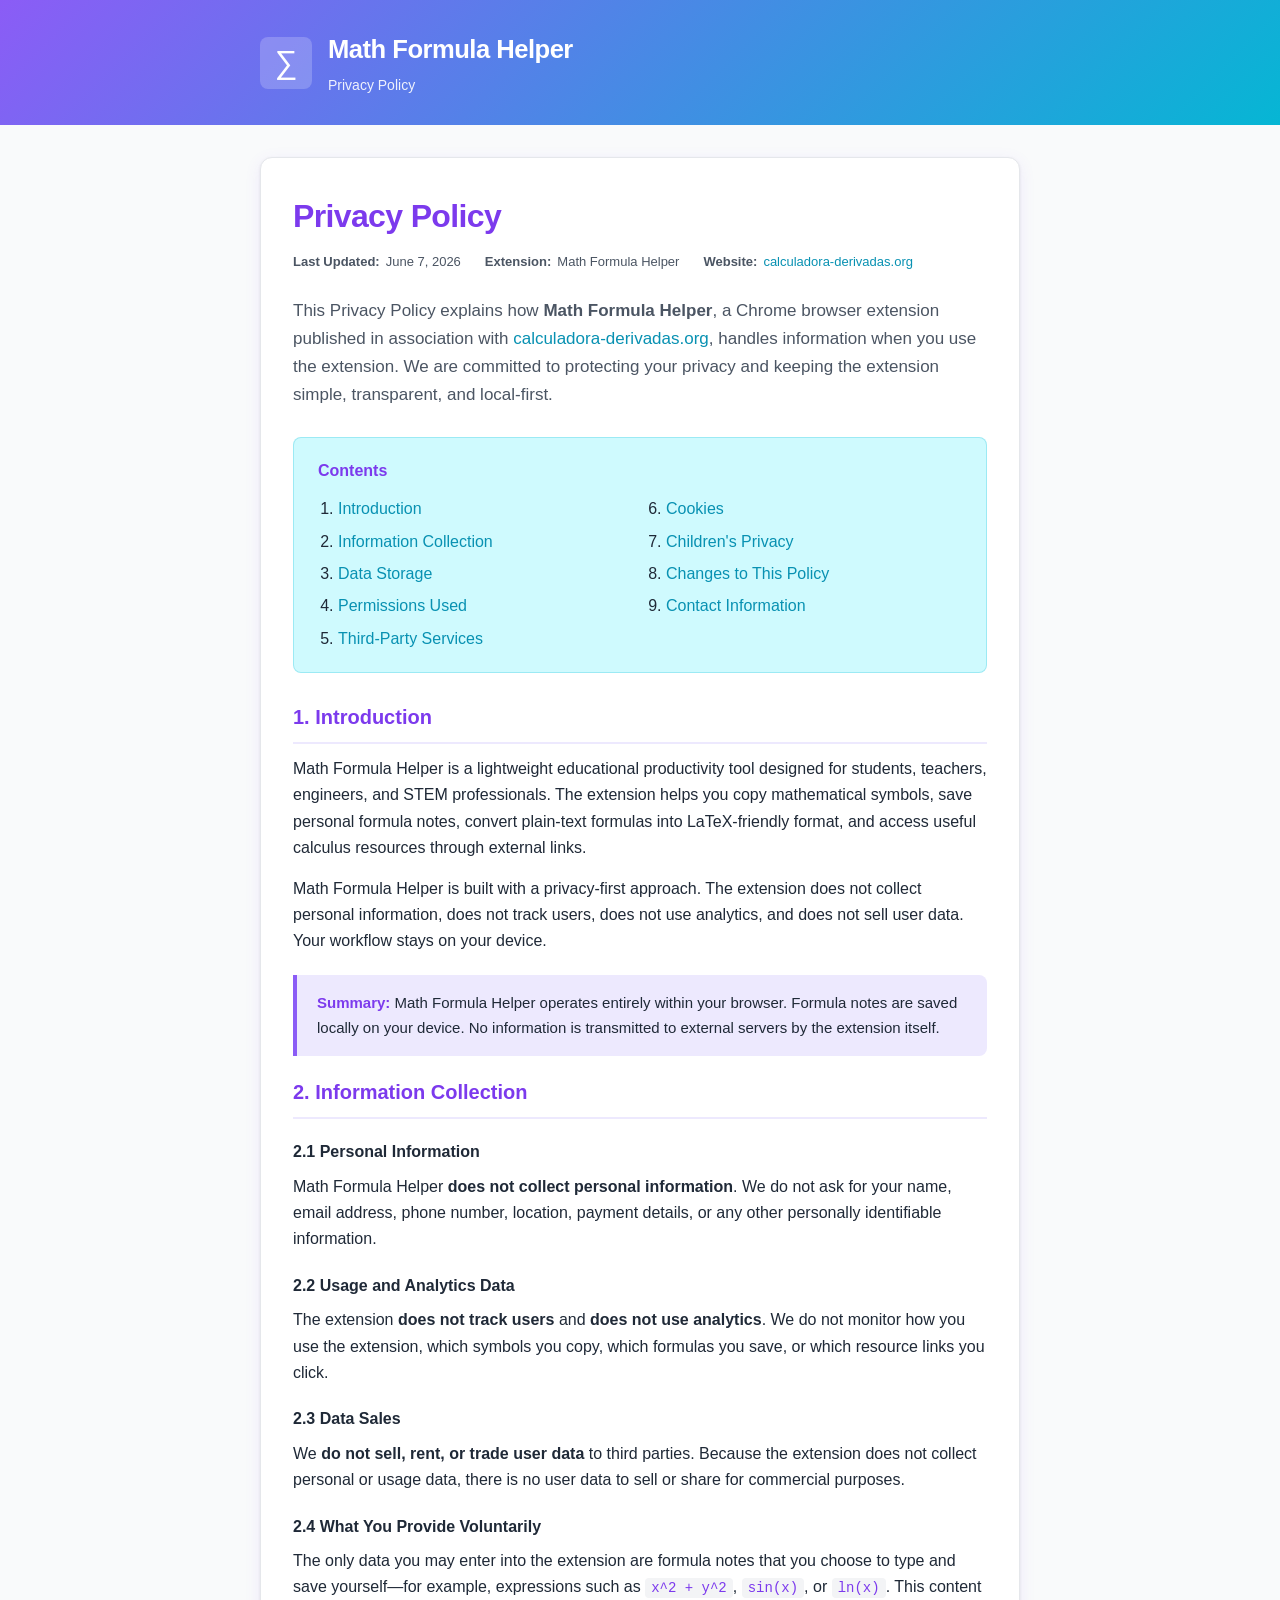
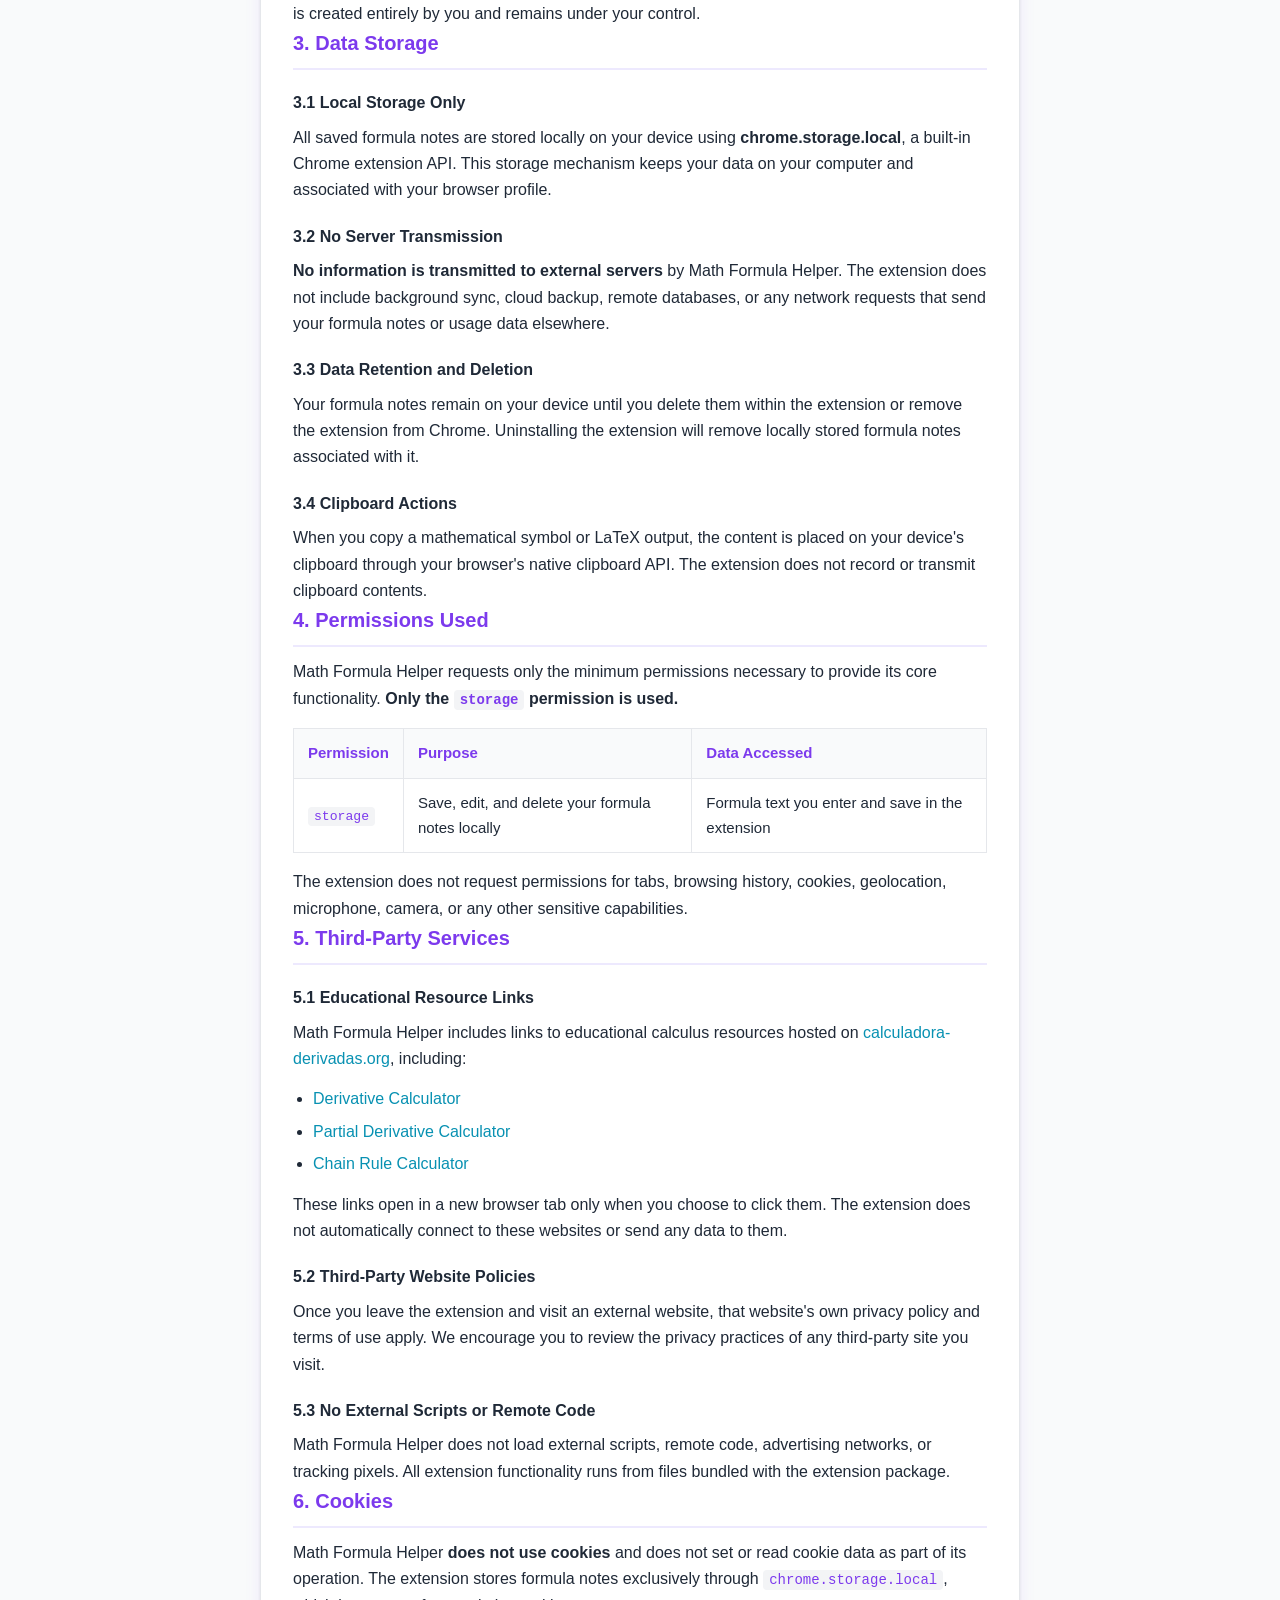
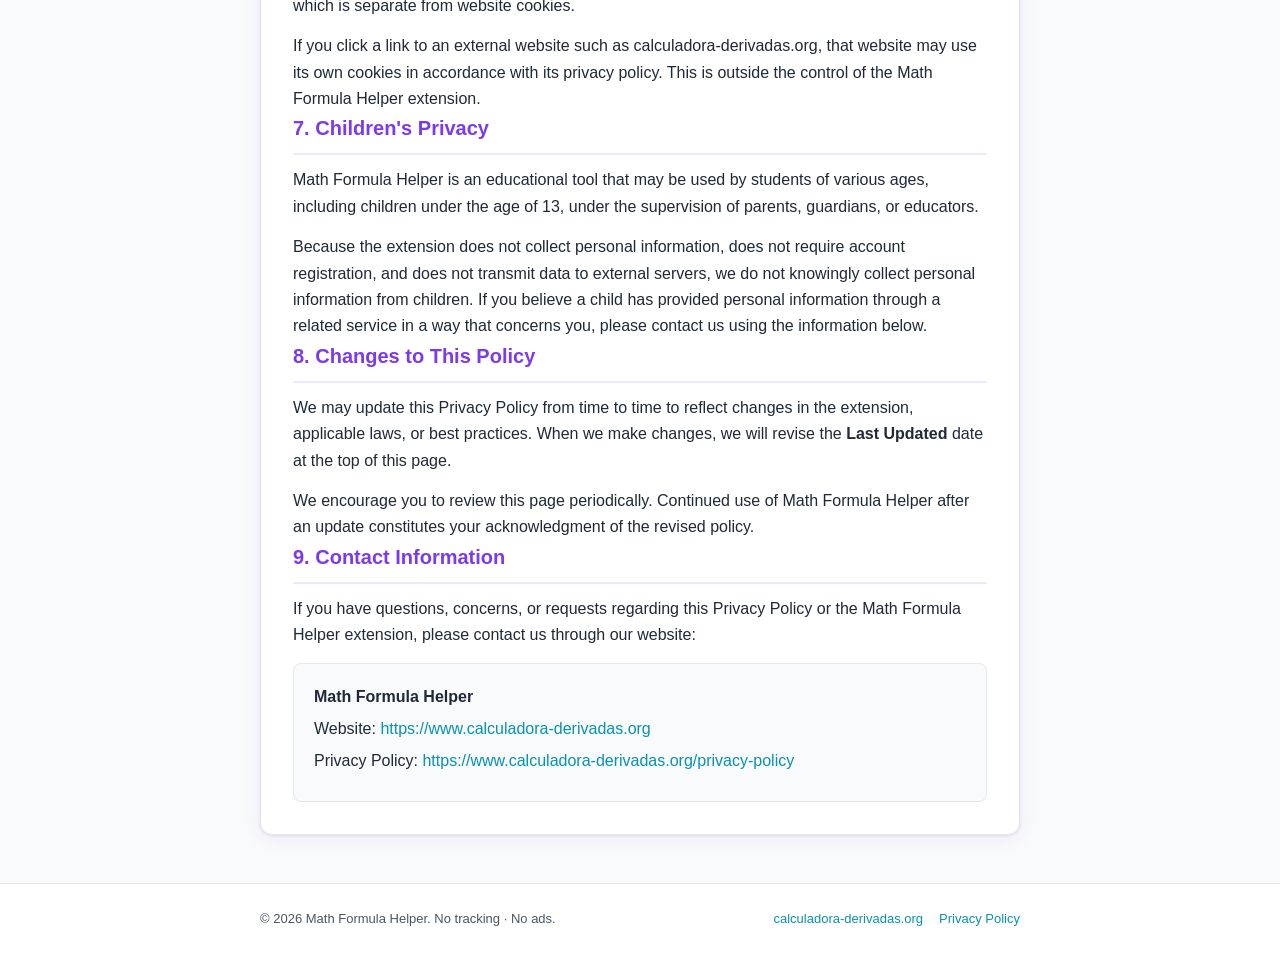
<file: privacy-policy/index.html>
<!DOCTYPE html>
<html lang="en">
<head>
  <meta charset="UTF-8">
  <meta name="viewport" content="width=device-width, initial-scale=1.0">
  <title>Math Formula Helper Privacy Policy</title>
  <meta name="description" content="Read the privacy policy for the Math Formula Helper Chrome Extension. Learn how data is stored, used, and protected.">
  <meta name="robots" content="index, follow">
  <link rel="canonical" href="https://www.calculadora-derivadas.org/privacy-policy">
  <meta property="og:title" content="Math Formula Helper Privacy Policy">
  <meta property="og:description" content="Read the privacy policy for the Math Formula Helper Chrome Extension. Learn how data is stored, used, and protected.">
  <meta property="og:type" content="website">
  <meta property="og:url" content="https://www.calculadora-derivadas.org/privacy-policy">
  <link rel="stylesheet" href="styles.css">
</head>
<body>
  <header class="site-header">
    <div class="site-header-inner">
      <div class="brand-icon" aria-hidden="true">∑</div>
      <div class="brand-text">
        <h1>Math Formula Helper</h1>
        <p>Privacy Policy</p>
      </div>
    </div>
  </header>

  <main class="main">
    <div class="container">
      <article class="card">
        <h1 class="page-title">Privacy Policy</h1>

        <div class="meta-bar">
          <span><strong>Last Updated:</strong> June 7, 2026</span>
          <span><strong>Extension:</strong> Math Formula Helper</span>
          <span><strong>Website:</strong> <a href="https://www.calculadora-derivadas.org">calculadora-derivadas.org</a></span>
        </div>

        <p class="lead">
          This Privacy Policy explains how <strong>Math Formula Helper</strong>, a Chrome browser extension published in association with
          <a href="https://www.calculadora-derivadas.org">calculadora-derivadas.org</a>, handles information when you use the extension.
          We are committed to protecting your privacy and keeping the extension simple, transparent, and local-first.
        </p>

        <nav class="toc" aria-label="Table of contents">
          <h2>Contents</h2>
          <ol>
            <li><a href="#introduction">Introduction</a></li>
            <li><a href="#information-collection">Information Collection</a></li>
            <li><a href="#data-storage">Data Storage</a></li>
            <li><a href="#permissions-used">Permissions Used</a></li>
            <li><a href="#third-party-services">Third-Party Services</a></li>
            <li><a href="#cookies">Cookies</a></li>
            <li><a href="#childrens-privacy">Children's Privacy</a></li>
            <li><a href="#changes">Changes to This Policy</a></li>
            <li><a href="#contact">Contact Information</a></li>
          </ol>
        </nav>

        <section id="introduction">
          <h2>1. Introduction</h2>
          <p>
            Math Formula Helper is a lightweight educational productivity tool designed for students, teachers, engineers, and STEM professionals.
            The extension helps you copy mathematical symbols, save personal formula notes, convert plain-text formulas into LaTeX-friendly format,
            and access useful calculus resources through external links.
          </p>
          <p>
            Math Formula Helper is built with a privacy-first approach. The extension does not collect personal information, does not track users,
            does not use analytics, and does not sell user data. Your workflow stays on your device.
          </p>

          <div class="highlight-box">
            <p><strong>Summary:</strong> Math Formula Helper operates entirely within your browser. Formula notes are saved locally on your device.
            No information is transmitted to external servers by the extension itself.</p>
          </div>
        </section>

        <section id="information-collection">
          <h2>2. Information Collection</h2>

          <h3>2.1 Personal Information</h3>
          <p>
            Math Formula Helper <strong>does not collect personal information</strong>. We do not ask for your name, email address, phone number,
            location, payment details, or any other personally identifiable information.
          </p>

          <h3>2.2 Usage and Analytics Data</h3>
          <p>
            The extension <strong>does not track users</strong> and <strong>does not use analytics</strong>. We do not monitor how you use the extension,
            which symbols you copy, which formulas you save, or which resource links you click.
          </p>

          <h3>2.3 Data Sales</h3>
          <p>
            We <strong>do not sell, rent, or trade user data</strong> to third parties. Because the extension does not collect personal or usage data,
            there is no user data to sell or share for commercial purposes.
          </p>

          <h3>2.4 What You Provide Voluntarily</h3>
          <p>
            The only data you may enter into the extension are formula notes that you choose to type and save yourself—for example,
            expressions such as <code>x^2 + y^2</code>, <code>sin(x)</code>, or <code>ln(x)</code>. This content is created entirely by you
            and remains under your control.
          </p>
        </section>

        <section id="data-storage">
          <h2>3. Data Storage</h2>

          <h3>3.1 Local Storage Only</h3>
          <p>
            All saved formula notes are stored locally on your device using <strong>chrome.storage.local</strong>, a built-in Chrome extension API.
            This storage mechanism keeps your data on your computer and associated with your browser profile.
          </p>

          <h3>3.2 No Server Transmission</h3>
          <p>
            <strong>No information is transmitted to external servers</strong> by Math Formula Helper. The extension does not include background sync,
            cloud backup, remote databases, or any network requests that send your formula notes or usage data elsewhere.
          </p>

          <h3>3.3 Data Retention and Deletion</h3>
          <p>
            Your formula notes remain on your device until you delete them within the extension or remove the extension from Chrome.
            Uninstalling the extension will remove locally stored formula notes associated with it.
          </p>

          <h3>3.4 Clipboard Actions</h3>
          <p>
            When you copy a mathematical symbol or LaTeX output, the content is placed on your device's clipboard through your browser's
            native clipboard API. The extension does not record or transmit clipboard contents.
          </p>
        </section>

        <section id="permissions-used">
          <h2>4. Permissions Used</h2>
          <p>
            Math Formula Helper requests only the minimum permissions necessary to provide its core functionality.
            <strong>Only the <code>storage</code> permission is used.</strong>
          </p>

          <table class="permission-table">
            <thead>
              <tr>
                <th scope="col">Permission</th>
                <th scope="col">Purpose</th>
                <th scope="col">Data Accessed</th>
              </tr>
            </thead>
            <tbody>
              <tr>
                <td><code>storage</code></td>
                <td>Save, edit, and delete your formula notes locally</td>
                <td>Formula text you enter and save in the extension</td>
              </tr>
            </tbody>
          </table>

          <p>
            The extension does not request permissions for tabs, browsing history, cookies, geolocation, microphone, camera,
            or any other sensitive capabilities.
          </p>
        </section>

        <section id="third-party-services">
          <h2>5. Third-Party Services</h2>

          <h3>5.1 Educational Resource Links</h3>
          <p>
            Math Formula Helper includes links to educational calculus resources hosted on
            <a href="https://www.calculadora-derivadas.org">calculadora-derivadas.org</a>, including:
          </p>
          <ul>
            <li><a href="https://www.calculadora-derivadas.org">Derivative Calculator</a></li>
            <li><a href="https://www.calculadora-derivadas.org/calculadora-de-derivadas-parciales">Partial Derivative Calculator</a></li>
            <li><a href="https://www.calculadora-derivadas.org/regla-de-la-cadena">Chain Rule Calculator</a></li>
          </ul>
          <p>
            These links open in a new browser tab only when you choose to click them. The extension does not automatically connect to
            these websites or send any data to them.
          </p>

          <h3>5.2 Third-Party Website Policies</h3>
          <p>
            Once you leave the extension and visit an external website, that website's own privacy policy and terms of use apply.
            We encourage you to review the privacy practices of any third-party site you visit.
          </p>

          <h3>5.3 No External Scripts or Remote Code</h3>
          <p>
            Math Formula Helper does not load external scripts, remote code, advertising networks, or tracking pixels.
            All extension functionality runs from files bundled with the extension package.
          </p>
        </section>

        <section id="cookies">
          <h2>6. Cookies</h2>
          <p>
            Math Formula Helper <strong>does not use cookies</strong> and does not set or read cookie data as part of its operation.
            The extension stores formula notes exclusively through <code>chrome.storage.local</code>, which is separate from website cookies.
          </p>
          <p>
            If you click a link to an external website such as calculadora-derivadas.org, that website may use its own cookies
            in accordance with its privacy policy. This is outside the control of the Math Formula Helper extension.
          </p>
        </section>

        <section id="childrens-privacy">
          <h2>7. Children's Privacy</h2>
          <p>
            Math Formula Helper is an educational tool that may be used by students of various ages, including children under the age of 13,
            under the supervision of parents, guardians, or educators.
          </p>
          <p>
            Because the extension does not collect personal information, does not require account registration, and does not transmit data
            to external servers, we do not knowingly collect personal information from children. If you believe a child has provided personal
            information through a related service in a way that concerns you, please contact us using the information below.
          </p>
        </section>

        <section id="changes">
          <h2>8. Changes to This Policy</h2>
          <p>
            We may update this Privacy Policy from time to time to reflect changes in the extension, applicable laws, or best practices.
            When we make changes, we will revise the <strong>Last Updated</strong> date at the top of this page.
          </p>
          <p>
            We encourage you to review this page periodically. Continued use of Math Formula Helper after an update constitutes your
            acknowledgment of the revised policy.
          </p>
        </section>

        <section id="contact">
          <h2>9. Contact Information</h2>
          <p>
            If you have questions, concerns, or requests regarding this Privacy Policy or the Math Formula Helper extension,
            please contact us through our website:
          </p>
          <div class="contact-card">
            <p><strong>Math Formula Helper</strong></p>
            <p>Website: <a href="https://www.calculadora-derivadas.org">https://www.calculadora-derivadas.org</a></p>
            <p>Privacy Policy: <a href="https://www.calculadora-derivadas.org/privacy-policy">https://www.calculadora-derivadas.org/privacy-policy</a></p>
          </div>
        </section>
      </article>
    </div>
  </main>

  <footer class="site-footer">
    <div class="footer-inner">
      <span>&copy; 2026 Math Formula Helper. No tracking &middot; No ads.</span>
      <nav class="footer-links" aria-label="Footer links">
        <a href="https://www.calculadora-derivadas.org">calculadora-derivadas.org</a>
        <a href="https://www.calculadora-derivadas.org/privacy-policy">Privacy Policy</a>
      </nav>
    </div>
  </footer>
</body>
</html>
</file>
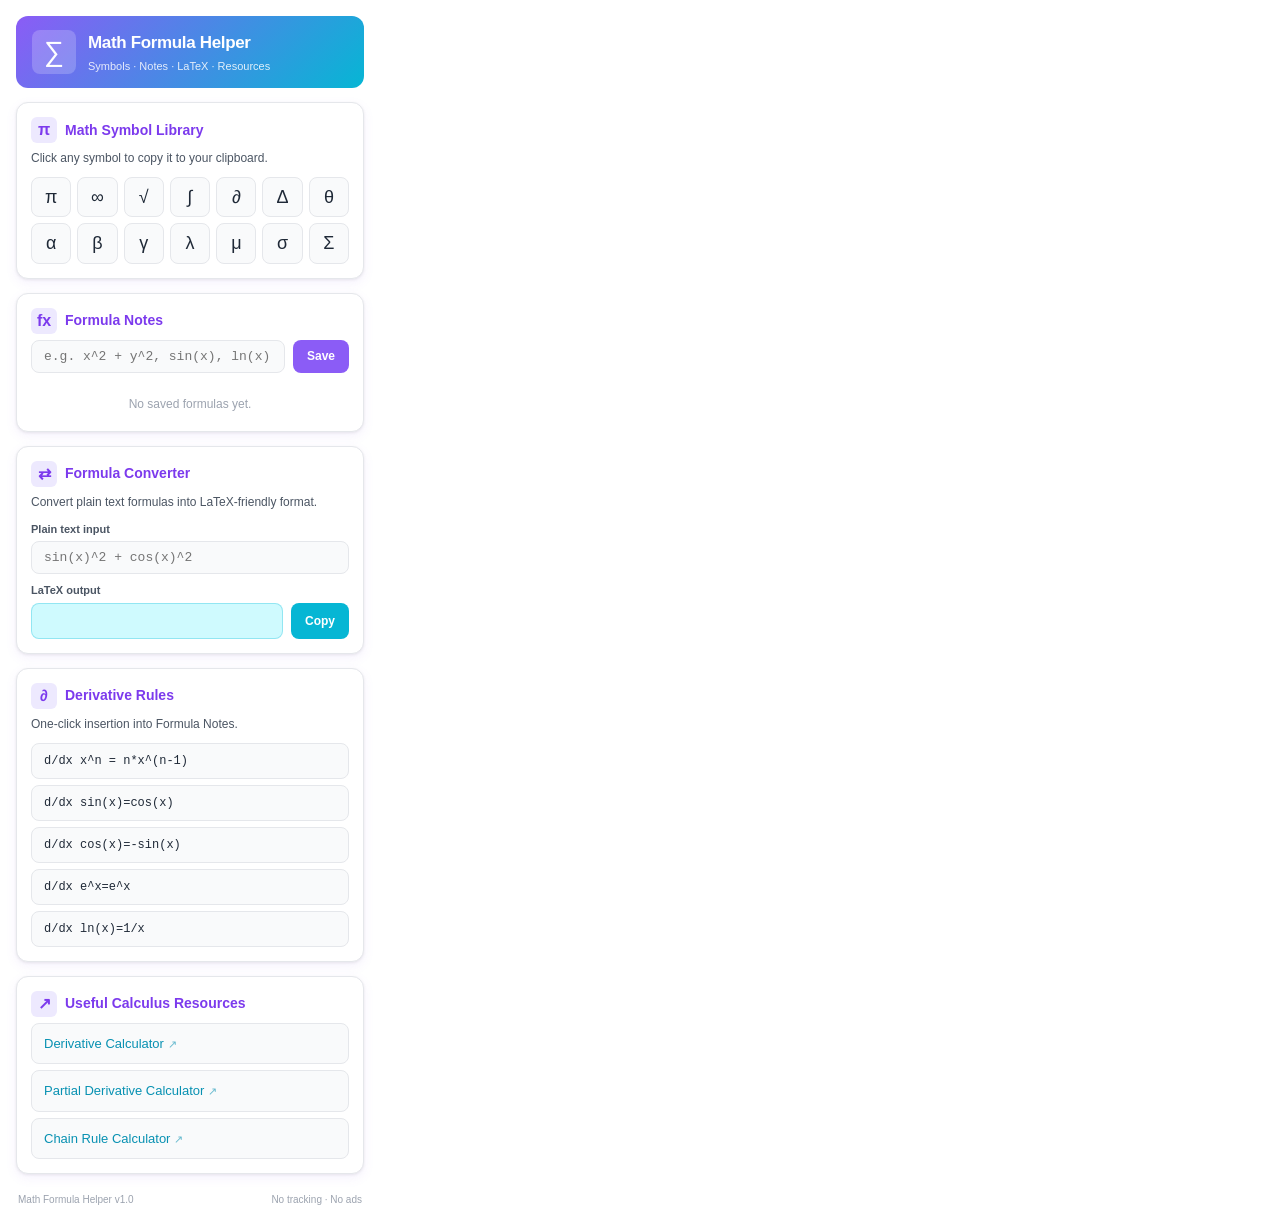
<file: popup.html>
<!DOCTYPE html>
<html lang="en">
<head>
  <meta charset="UTF-8">
  <meta name="viewport" content="width=device-width, initial-scale=1.0">
  <title>Math Formula Helper</title>
  <link rel="stylesheet" href="popup.css">
</head>
<body>
  <div class="app">
    <header class="header">
      <div class="header-icon">∑</div>
      <div>
        <h1>Math Formula Helper</h1>
        <p class="subtitle">Symbols · Notes · LaTeX · Resources</p>
      </div>
    </header>

    <!-- Math Symbol Library -->
    <section class="card">
      <h2 class="card-title">
        <span class="card-icon">π</span>
        Math Symbol Library
      </h2>
      <p class="card-desc">Click any symbol to copy it to your clipboard.</p>
      <div class="symbol-grid" id="symbolGrid"></div>
      <div class="toast" id="symbolToast" aria-live="polite">Copied</div>
    </section>

    <!-- Formula Notes -->
    <section class="card">
      <h2 class="card-title">
        <span class="card-icon">fx</span>
        Formula Notes
      </h2>
      <div class="formula-input-row">
        <input
          type="text"
          id="formulaInput"
          class="text-input"
          placeholder="e.g. x^2 + y^2, sin(x), ln(x)"
          maxlength="500"
        />
        <button type="button" id="saveFormulaBtn" class="btn btn-primary">Save</button>
      </div>
      <ul class="formula-list" id="formulaList"></ul>
      <p class="empty-state" id="formulaEmpty">No saved formulas yet.</p>
    </section>

    <!-- Formula Converter -->
    <section class="card">
      <h2 class="card-title">
        <span class="card-icon">⇄</span>
        Formula Converter
      </h2>
      <p class="card-desc">Convert plain text formulas into LaTeX-friendly format.</p>
      <label class="label" for="converterInput">Plain text input</label>
      <input
        type="text"
        id="converterInput"
        class="text-input"
        placeholder="sin(x)^2 + cos(x)^2"
      />
      <label class="label" for="converterOutput">LaTeX output</label>
      <div class="output-row">
        <output id="converterOutput" class="output-box" for="converterInput"></output>
        <button type="button" id="copyLatexBtn" class="btn btn-secondary" title="Copy LaTeX">Copy</button>
      </div>
      <div class="toast" id="latexToast" aria-live="polite">Copied</div>
    </section>

    <!-- Quick Formula Templates -->
    <section class="card">
      <h2 class="card-title">
        <span class="card-icon">∂</span>
        Derivative Rules
      </h2>
      <p class="card-desc">One-click insertion into Formula Notes.</p>
      <div class="template-list" id="templateList"></div>
    </section>

    <!-- Educational Resources -->
    <section class="card">
      <h2 class="card-title">
        <span class="card-icon">↗</span>
        Useful Calculus Resources
      </h2>
      <ul class="resource-list">
        <li>
          <a href="https://www.calculadora-derivadas.org" target="_blank" rel="noopener noreferrer">
            Derivative Calculator
          </a>
        </li>
        <li>
          <a href="https://www.calculadora-derivadas.org/calculadora-de-derivadas-parciales" target="_blank" rel="noopener noreferrer">
            Partial Derivative Calculator
          </a>
        </li>
        <li>
          <a href="https://www.calculadora-derivadas.org/regla-de-la-cadena" target="_blank" rel="noopener noreferrer">
            Chain Rule Calculator
          </a>
        </li>
      </ul>
    </section>

    <footer class="footer">
      <span>Math Formula Helper v1.0</span>
      <span>No tracking · No ads</span>
    </footer>
  </div>

  <script src="popup.js"></script>
</body>
</html>
</file>
<file: privacy-policy/styles.css>
*,
*::before,
*::after {
  box-sizing: border-box;
  margin: 0;
  padding: 0;
}

:root {
  --purple: #8B5CF6;
  --purple-dark: #7C3AED;
  --purple-light: #EDE9FE;
  --blue: #06B6D4;
  --blue-dark: #0891B2;
  --blue-light: #CFFAFE;
  --white: #FFFFFF;
  --gray-50: #F9FAFB;
  --gray-100: #F3F4F6;
  --gray-200: #E5E7EB;
  --gray-400: #9CA3AF;
  --gray-600: #4B5563;
  --gray-800: #1F2937;
  --shadow: 0 1px 3px rgba(0, 0, 0, 0.08), 0 4px 16px rgba(139, 92, 246, 0.1);
  --radius: 12px;
  --radius-sm: 8px;
  --max-width: 760px;
}

html {
  scroll-behavior: smooth;
}

body {
  font-family: -apple-system, BlinkMacSystemFont, "Segoe UI", Roboto, "Helvetica Neue", Arial, sans-serif;
  background: var(--gray-50);
  color: var(--gray-800);
  line-height: 1.65;
  min-height: 100vh;
  display: flex;
  flex-direction: column;
}

a {
  color: var(--blue-dark);
  text-decoration: none;
  transition: color 0.15s ease;
}

a:hover {
  color: var(--purple-dark);
  text-decoration: underline;
}

/* Site header */
.site-header {
  background: linear-gradient(135deg, var(--purple) 0%, var(--blue) 100%);
  color: var(--white);
  padding: 28px 20px;
}

.site-header-inner {
  max-width: var(--max-width);
  margin: 0 auto;
  display: flex;
  align-items: center;
  gap: 16px;
}

.brand-icon {
  font-size: 32px;
  width: 52px;
  height: 52px;
  display: flex;
  align-items: center;
  justify-content: center;
  background: rgba(255, 255, 255, 0.2);
  border-radius: var(--radius-sm);
  flex-shrink: 0;
}

.brand-text h1 {
  font-size: clamp(1.25rem, 4vw, 1.6rem);
  font-weight: 700;
  letter-spacing: -0.02em;
}

.brand-text p {
  font-size: 0.875rem;
  opacity: 0.9;
  margin-top: 4px;
}

/* Main content */
.main {
  flex: 1;
  padding: 32px 20px 48px;
}

.container {
  max-width: var(--max-width);
  margin: 0 auto;
}

.meta-bar {
  display: flex;
  flex-wrap: wrap;
  gap: 12px 24px;
  font-size: 0.8125rem;
  color: var(--gray-600);
  margin-bottom: 24px;
}

.meta-bar span {
  display: flex;
  align-items: center;
  gap: 6px;
}

.card {
  background: var(--white);
  border: 1px solid var(--gray-200);
  border-radius: var(--radius);
  padding: clamp(20px, 4vw, 32px);
  box-shadow: var(--shadow);
}

.card + .card {
  margin-top: 20px;
}

h1.page-title {
  font-size: clamp(1.5rem, 5vw, 2rem);
  font-weight: 700;
  color: var(--purple-dark);
  letter-spacing: -0.02em;
  margin-bottom: 8px;
}

.lead {
  font-size: 1.0625rem;
  color: var(--gray-600);
  margin-bottom: 28px;
}

h2 {
  font-size: 1.25rem;
  font-weight: 600;
  color: var(--purple-dark);
  margin-top: 32px;
  margin-bottom: 12px;
  padding-bottom: 8px;
  border-bottom: 2px solid var(--purple-light);
}

h2:first-of-type {
  margin-top: 0;
}

h3 {
  font-size: 1rem;
  font-weight: 600;
  color: var(--gray-800);
  margin-top: 20px;
  margin-bottom: 8px;
}

p {
  margin-bottom: 14px;
}

p:last-child {
  margin-bottom: 0;
}

ul,
ol {
  margin: 0 0 14px 1.25rem;
}

li {
  margin-bottom: 6px;
}

li:last-child {
  margin-bottom: 0;
}

code {
  font-family: "Consolas", "Courier New", monospace;
  font-size: 0.875em;
  background: var(--gray-100);
  padding: 2px 6px;
  border-radius: 4px;
  color: var(--purple-dark);
}

.highlight-box {
  background: var(--purple-light);
  border-left: 4px solid var(--purple);
  border-radius: 0 var(--radius-sm) var(--radius-sm) 0;
  padding: 16px 20px;
  margin: 20px 0;
}

.highlight-box p {
  margin-bottom: 8px;
  font-size: 0.9375rem;
}

.highlight-box p:last-child {
  margin-bottom: 0;
}

.highlight-box strong {
  color: var(--purple-dark);
}

.permission-table {
  width: 100%;
  border-collapse: collapse;
  margin: 16px 0;
  font-size: 0.9375rem;
}

.permission-table th,
.permission-table td {
  text-align: left;
  padding: 12px 14px;
  border: 1px solid var(--gray-200);
}

.permission-table th {
  background: var(--gray-50);
  font-weight: 600;
  color: var(--purple-dark);
}

.permission-table tr:nth-child(even) td {
  background: var(--gray-50);
}

.toc {
  background: var(--blue-light);
  border: 1px solid rgba(6, 182, 212, 0.25);
  border-radius: var(--radius-sm);
  padding: 20px 24px;
  margin-bottom: 28px;
}

.toc h2 {
  margin-top: 0;
  margin-bottom: 12px;
  border-bottom: none;
  padding-bottom: 0;
  font-size: 1rem;
}

.toc ol {
  margin-bottom: 0;
  columns: 1;
}

.toc a {
  font-weight: 500;
}

.contact-card {
  background: var(--gray-50);
  border: 1px solid var(--gray-200);
  border-radius: var(--radius-sm);
  padding: 20px;
  margin-top: 12px;
}

.contact-card p {
  margin-bottom: 6px;
}

/* Footer */
.site-footer {
  background: var(--white);
  border-top: 1px solid var(--gray-200);
  padding: 24px 20px;
  margin-top: auto;
}

.footer-inner {
  max-width: var(--max-width);
  margin: 0 auto;
  display: flex;
  flex-wrap: wrap;
  justify-content: space-between;
  align-items: center;
  gap: 12px;
  font-size: 0.8125rem;
  color: var(--gray-600);
}

.footer-links {
  display: flex;
  flex-wrap: wrap;
  gap: 16px;
}

.footer-links a {
  font-weight: 500;
}

/* Responsive */
@media (min-width: 600px) {
  .toc ol {
    columns: 2;
    column-gap: 32px;
  }
}

@media (max-width: 480px) {
  .site-header {
    padding: 20px 16px;
  }

  .main {
    padding: 24px 16px 36px;
  }

  .permission-table {
    font-size: 0.8125rem;
  }

  .permission-table th,
  .permission-table td {
    padding: 10px;
  }

  .footer-inner {
    flex-direction: column;
    text-align: center;
  }
}
</file>
<file: popup.css>
*,
*::before,
*::after {
  box-sizing: border-box;
  margin: 0;
  padding: 0;
}

:root {
  --purple: #8B5CF6;
  --purple-dark: #7C3AED;
  --purple-light: #EDE9FE;
  --blue: #06B6D4;
  --blue-dark: #0891B2;
  --blue-light: #CFFAFE;
  --white: #FFFFFF;
  --gray-50: #F9FAFB;
  --gray-100: #F3F4F6;
  --gray-200: #E5E7EB;
  --gray-400: #9CA3AF;
  --gray-600: #4B5563;
  --gray-800: #1F2937;
  --shadow: 0 1px 3px rgba(0, 0, 0, 0.08), 0 4px 12px rgba(139, 92, 246, 0.08);
  --radius: 12px;
  --radius-sm: 8px;
}

body {
  font-family: -apple-system, BlinkMacSystemFont, "Segoe UI", Roboto, "Helvetica Neue", Arial, sans-serif;
  background: var(--white);
  color: var(--gray-800);
  width: 380px;
  min-height: 200px;
  max-height: 580px;
  overflow-y: auto;
  line-height: 1.5;
}

.app {
  padding: 16px;
  display: flex;
  flex-direction: column;
  gap: 14px;
}

/* Header */
.header {
  display: flex;
  align-items: center;
  gap: 12px;
  padding: 14px 16px;
  background: linear-gradient(135deg, var(--purple) 0%, var(--blue) 100%);
  border-radius: var(--radius);
  color: var(--white);
}

.header-icon {
  font-size: 28px;
  width: 44px;
  height: 44px;
  display: flex;
  align-items: center;
  justify-content: center;
  background: rgba(255, 255, 255, 0.2);
  border-radius: var(--radius-sm);
  flex-shrink: 0;
}

.header h1 {
  font-size: 17px;
  font-weight: 700;
  letter-spacing: -0.02em;
}

.subtitle {
  font-size: 11px;
  opacity: 0.85;
  margin-top: 2px;
}

/* Cards */
.card {
  background: var(--white);
  border: 1px solid var(--gray-200);
  border-radius: var(--radius);
  padding: 14px;
  box-shadow: var(--shadow);
  position: relative;
}

.card-title {
  font-size: 14px;
  font-weight: 600;
  color: var(--purple-dark);
  display: flex;
  align-items: center;
  gap: 8px;
  margin-bottom: 6px;
}

.card-icon {
  font-size: 16px;
  width: 26px;
  height: 26px;
  display: flex;
  align-items: center;
  justify-content: center;
  background: var(--purple-light);
  border-radius: 6px;
  flex-shrink: 0;
}

.card-desc {
  font-size: 12px;
  color: var(--gray-600);
  margin-bottom: 10px;
}

/* Symbol Grid */
.symbol-grid {
  display: grid;
  grid-template-columns: repeat(7, 1fr);
  gap: 6px;
}

.symbol-btn {
  aspect-ratio: 1;
  border: 1px solid var(--gray-200);
  background: var(--gray-50);
  border-radius: var(--radius-sm);
  font-size: 18px;
  cursor: pointer;
  transition: all 0.15s ease;
  display: flex;
  align-items: center;
  justify-content: center;
  color: var(--gray-800);
}

.symbol-btn:hover {
  background: var(--purple-light);
  border-color: var(--purple);
  color: var(--purple-dark);
  transform: translateY(-1px);
}

.symbol-btn:active {
  transform: translateY(0);
  background: var(--purple);
  color: var(--white);
}

/* Toast */
.toast {
  position: absolute;
  bottom: 10px;
  left: 50%;
  transform: translateX(-50%) translateY(8px);
  background: var(--gray-800);
  color: var(--white);
  font-size: 12px;
  padding: 5px 14px;
  border-radius: 20px;
  opacity: 0;
  pointer-events: none;
  transition: opacity 0.2s ease, transform 0.2s ease;
  z-index: 10;
}

.toast.show {
  opacity: 1;
  transform: translateX(-50%) translateY(0);
}

/* Form inputs */
.label {
  display: block;
  font-size: 11px;
  font-weight: 600;
  color: var(--gray-600);
  margin-bottom: 4px;
  margin-top: 8px;
}

.label:first-of-type {
  margin-top: 0;
}

.text-input {
  width: 100%;
  padding: 8px 12px;
  border: 1px solid var(--gray-200);
  border-radius: var(--radius-sm);
  font-size: 13px;
  font-family: "Consolas", "Courier New", monospace;
  transition: border-color 0.15s ease, box-shadow 0.15s ease;
  background: var(--gray-50);
}

.text-input:focus {
  outline: none;
  border-color: var(--purple);
  box-shadow: 0 0 0 3px rgba(139, 92, 246, 0.15);
  background: var(--white);
}

.formula-input-row {
  display: flex;
  gap: 8px;
  margin-bottom: 10px;
}

.formula-input-row .text-input {
  flex: 1;
}

/* Buttons */
.btn {
  padding: 8px 14px;
  border: none;
  border-radius: var(--radius-sm);
  font-size: 12px;
  font-weight: 600;
  cursor: pointer;
  transition: all 0.15s ease;
  white-space: nowrap;
  flex-shrink: 0;
}

.btn-primary {
  background: var(--purple);
  color: var(--white);
}

.btn-primary:hover {
  background: var(--purple-dark);
}

.btn-secondary {
  background: var(--blue);
  color: var(--white);
}

.btn-secondary:hover {
  background: var(--blue-dark);
}

.btn-ghost {
  background: transparent;
  color: var(--gray-600);
  border: 1px solid var(--gray-200);
  padding: 4px 8px;
  font-size: 11px;
}

.btn-ghost:hover {
  background: var(--gray-100);
  color: var(--gray-800);
}

.btn-danger {
  background: transparent;
  color: #EF4444;
  border: 1px solid #FECACA;
  padding: 4px 8px;
  font-size: 11px;
}

.btn-danger:hover {
  background: #FEF2F2;
}

/* Formula list */
.formula-list {
  list-style: none;
  display: flex;
  flex-direction: column;
  gap: 6px;
  max-height: 140px;
  overflow-y: auto;
}

.formula-item {
  display: flex;
  align-items: center;
  gap: 8px;
  padding: 8px 10px;
  background: var(--gray-50);
  border: 1px solid var(--gray-200);
  border-radius: var(--radius-sm);
  font-family: "Consolas", "Courier New", monospace;
  font-size: 12px;
}

.formula-item.editing {
  border-color: var(--purple);
  background: var(--purple-light);
}

.formula-text {
  flex: 1;
  word-break: break-all;
}

.formula-actions {
  display: flex;
  gap: 4px;
  flex-shrink: 0;
}

.empty-state {
  font-size: 12px;
  color: var(--gray-400);
  text-align: center;
  padding: 12px 0 4px;
}

.empty-state.hidden {
  display: none;
}

/* Converter output */
.output-row {
  display: flex;
  gap: 8px;
  align-items: stretch;
}

.output-box {
  flex: 1;
  display: block;
  padding: 8px 12px;
  background: var(--blue-light);
  border: 1px solid rgba(6, 182, 212, 0.3);
  border-radius: var(--radius-sm);
  font-family: "Consolas", "Courier New", monospace;
  font-size: 12px;
  color: var(--gray-800);
  min-height: 36px;
  word-break: break-all;
}

/* Templates */
.template-list {
  display: flex;
  flex-direction: column;
  gap: 6px;
}

.template-btn {
  text-align: left;
  padding: 10px 12px;
  background: var(--gray-50);
  border: 1px solid var(--gray-200);
  border-radius: var(--radius-sm);
  font-family: "Consolas", "Courier New", monospace;
  font-size: 12px;
  cursor: pointer;
  transition: all 0.15s ease;
  color: var(--gray-800);
}

.template-btn:hover {
  background: var(--blue-light);
  border-color: var(--blue);
  color: var(--blue-dark);
}

/* Resources */
.resource-list {
  list-style: none;
  display: flex;
  flex-direction: column;
  gap: 6px;
}

.resource-list a {
  display: block;
  padding: 10px 12px;
  background: var(--gray-50);
  border: 1px solid var(--gray-200);
  border-radius: var(--radius-sm);
  color: var(--blue-dark);
  text-decoration: none;
  font-size: 13px;
  font-weight: 500;
  transition: all 0.15s ease;
}

.resource-list a:hover {
  background: var(--blue-light);
  border-color: var(--blue);
}

.resource-list a::after {
  content: " ↗";
  font-size: 11px;
  opacity: 0.6;
}

/* Footer */
.footer {
  display: flex;
  justify-content: space-between;
  font-size: 10px;
  color: var(--gray-400);
  padding: 4px 2px 0;
}

/* Scrollbar */
::-webkit-scrollbar {
  width: 5px;
}

::-webkit-scrollbar-track {
  background: transparent;
}

::-webkit-scrollbar-thumb {
  background: var(--gray-200);
  border-radius: 3px;
}

::-webkit-scrollbar-thumb:hover {
  background: var(--gray-400);
}
</file>
